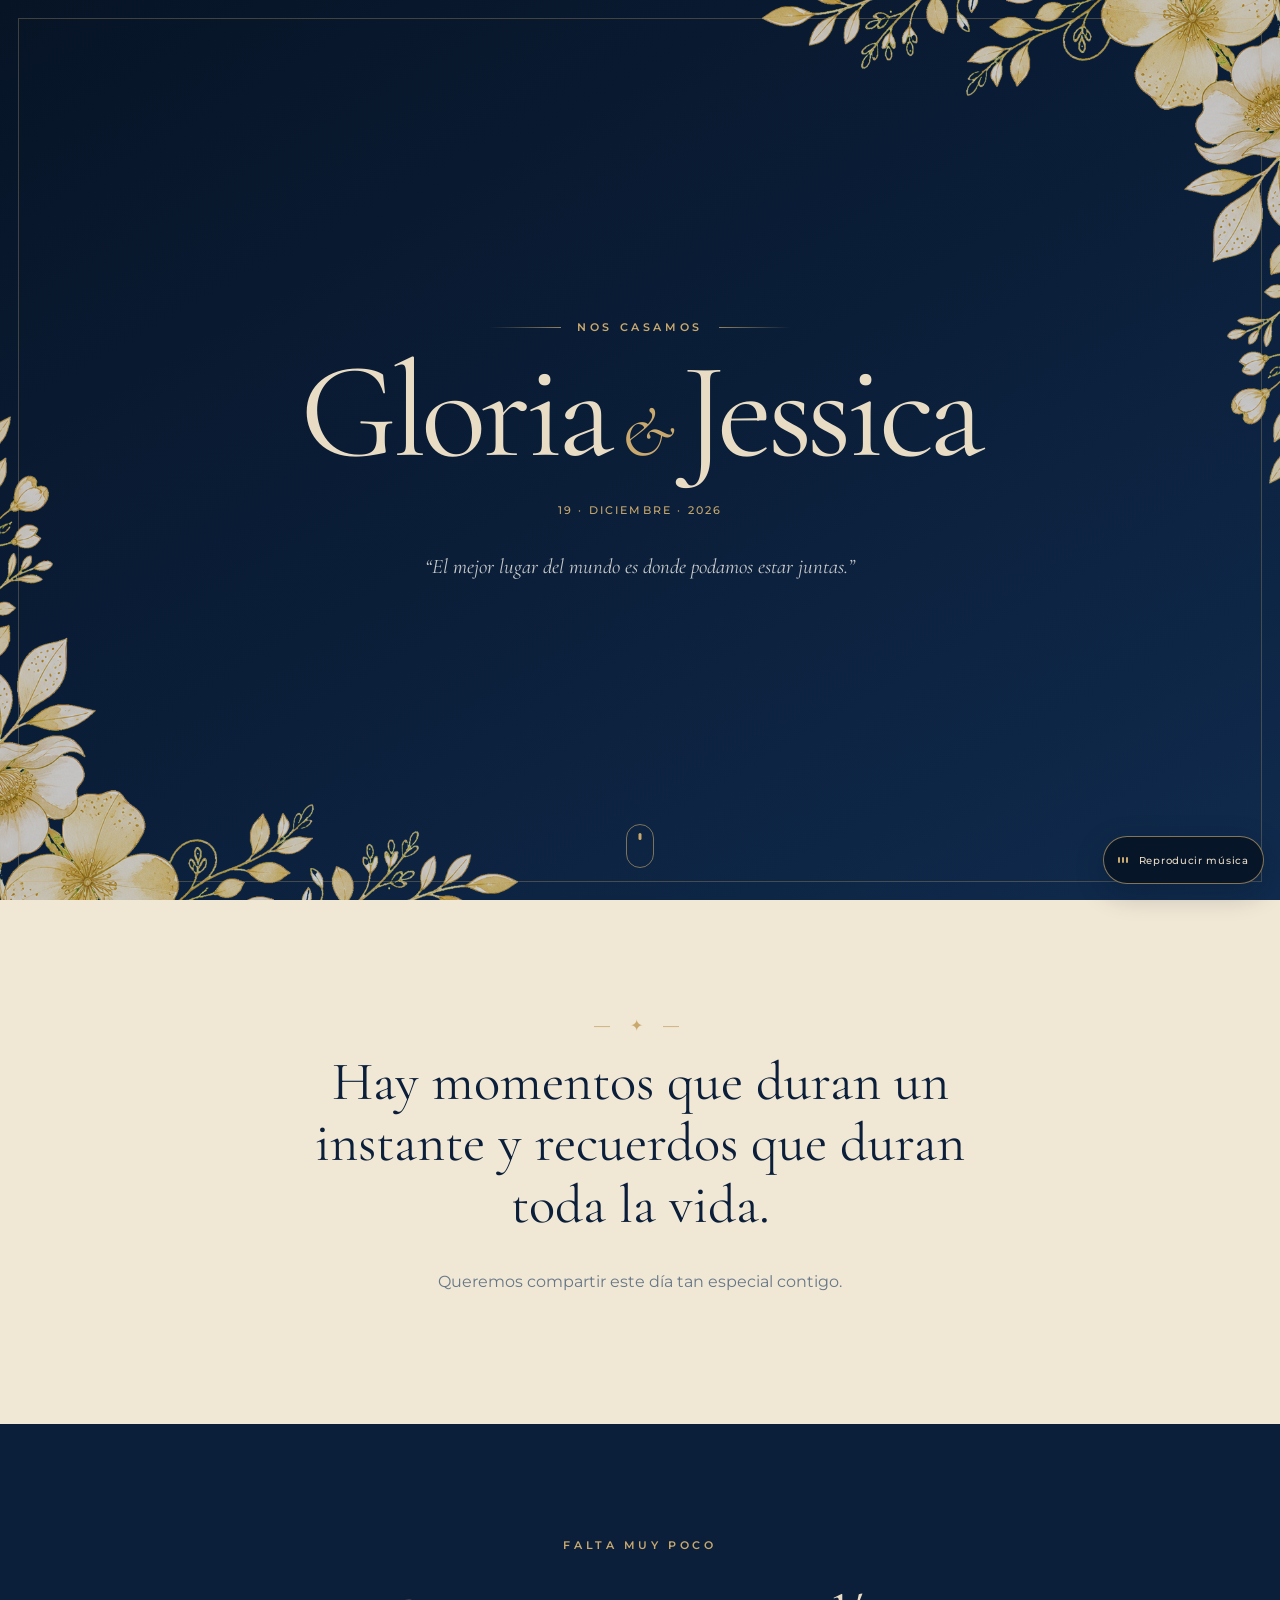
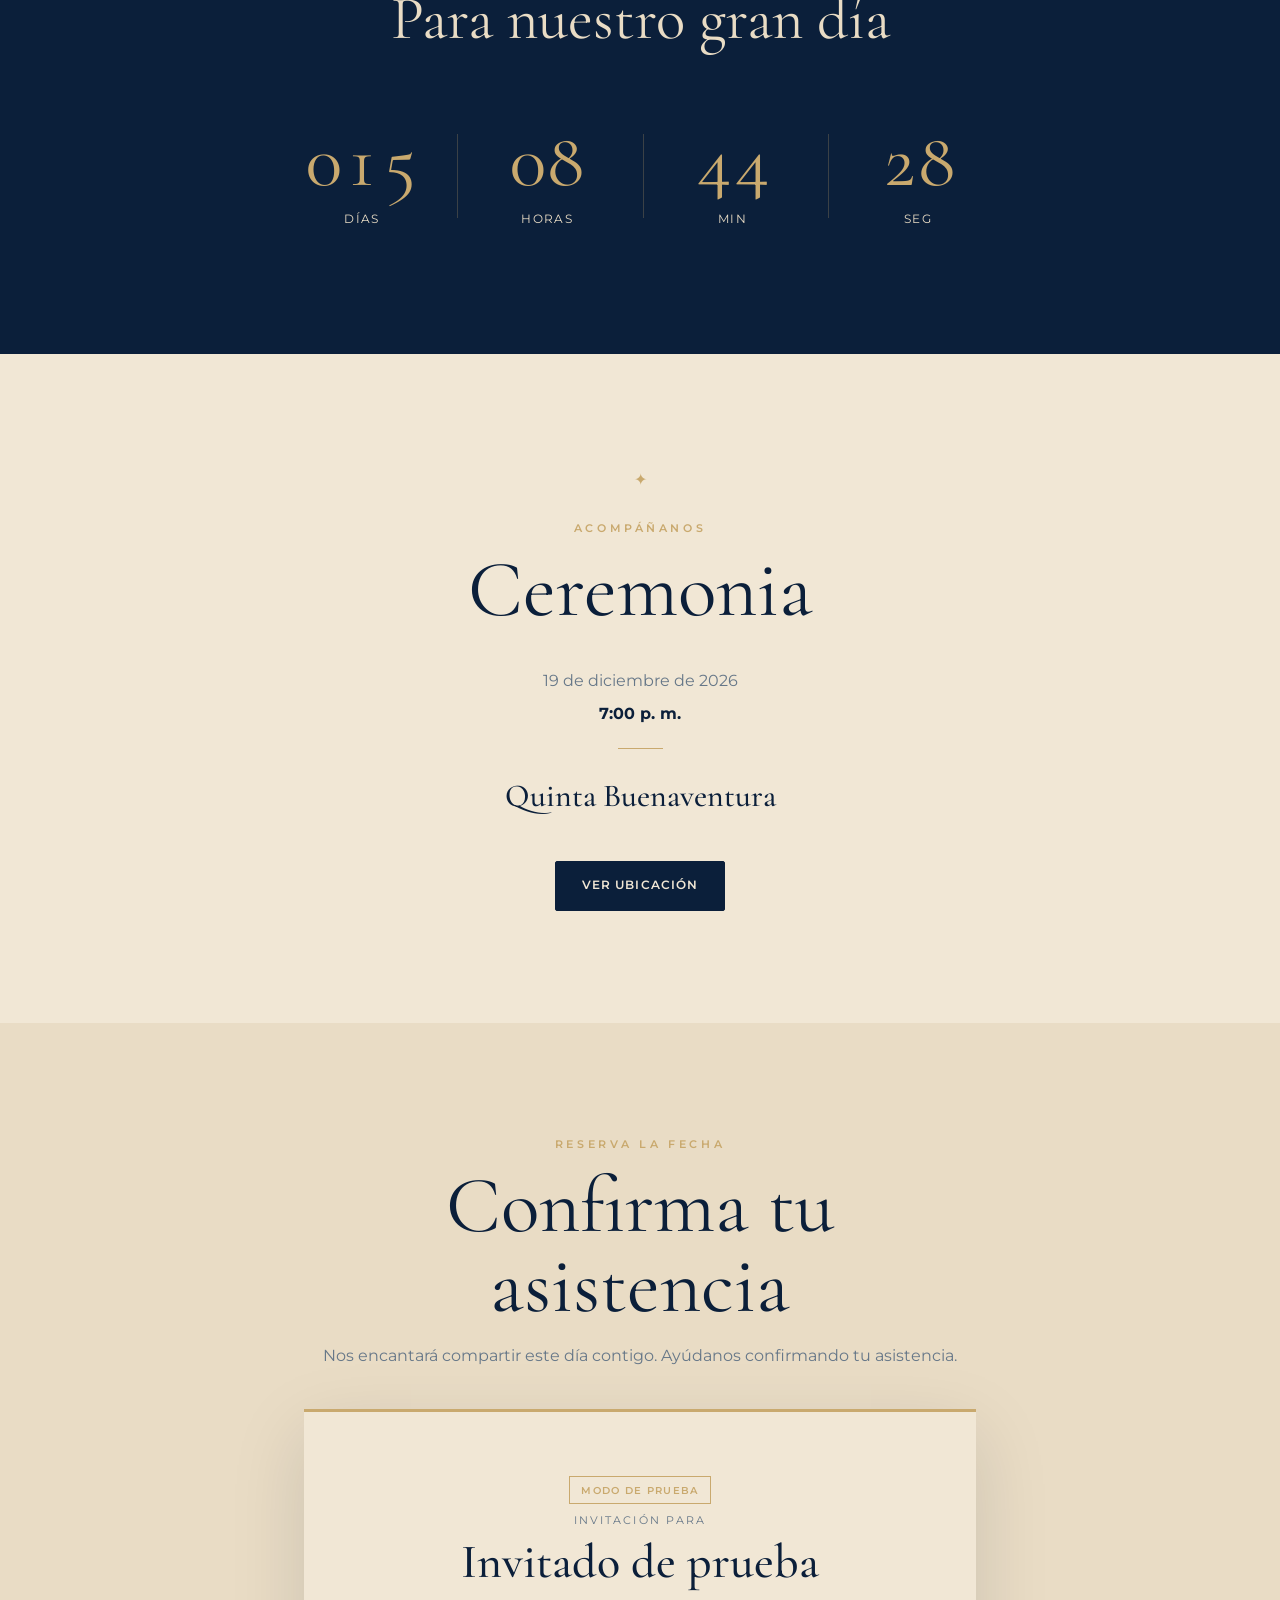
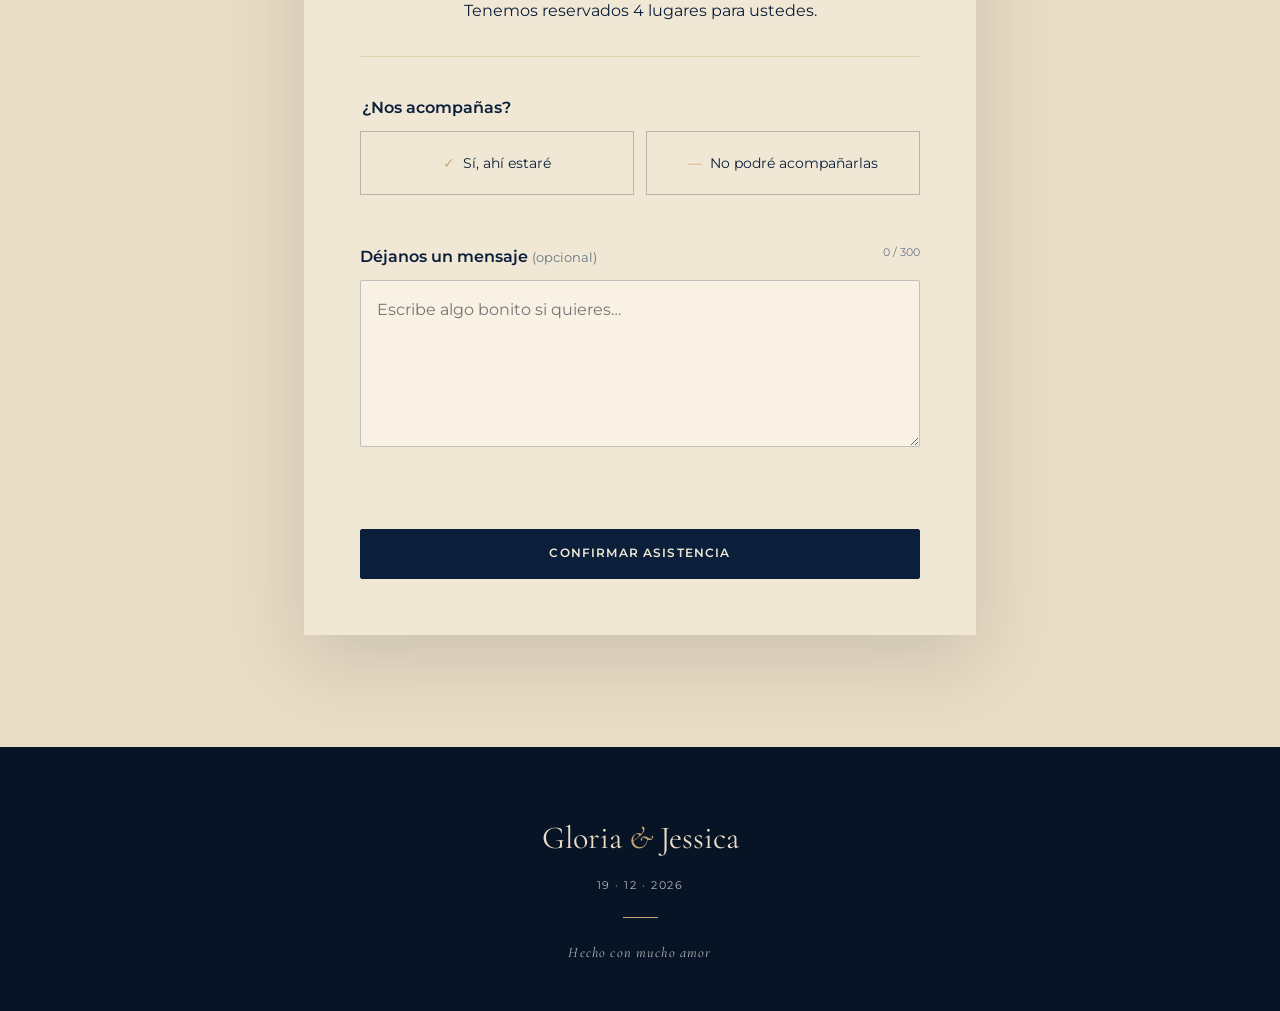
<file: index.html>
<!doctype html>
<html lang="es">
<head>
  <meta charset="utf-8">
  <meta name="viewport" content="width=device-width, initial-scale=1">
  <meta name="theme-color" content="#0B1F3A">
  <meta name="description" content="Confirmación de asistencia a la boda de Gloria y Jessica.">
  <meta property="og:title" content="Gloria &amp; Jessica | Nuestra boda">
  <meta property="og:description" content="Confirmación de asistencia a la boda de Gloria y Jessica.">
  <meta property="og:type" content="website">
  <meta property="og:image" content="assets/og-image.jpg">
  <title>Gloria &amp; Jessica | Nuestra boda</title>
  <link rel="icon" href="assets/favicon.svg" type="image/svg+xml">
  <link rel="preconnect" href="https://fonts.googleapis.com">
  <link rel="preconnect" href="https://fonts.gstatic.com" crossorigin>
  <link href="https://fonts.googleapis.com/css2?family=Cormorant+Garamond:ital,wght@0,400;0,500;0,600;1,400&amp;family=Montserrat:wght@300;400;500;600&amp;display=swap" rel="stylesheet">
  <link rel="stylesheet" href="styles.css">
</head>
<body>
  <a class="skip-link" href="#contenido">Ir al contenido</a>
  <header class="hero" aria-labelledby="hero-title">
    <div class="navy-sparkles" aria-hidden="true">
      <i></i><i></i><i></i><i></i><i></i><i></i><i></i><i></i><i></i><i></i><i></i><i></i><i></i><i></i><i></i><i></i><i></i><i></i><i></i><i></i>
    </div>
    <div class="botanical botanical-left" aria-hidden="true"></div>
    <div class="botanical botanical-right" aria-hidden="true"></div>
    <div class="hero-content">
      <p class="eyebrow hero-reveal">Nos casamos</p>
      <h1 id="hero-title" class="hero-reveal"><span>Gloria</span><b>&amp;</b><span>Jessica</span></h1>
      <p class="date hero-reveal">19 · Diciembre · 2026</p>
      <blockquote class="hero-reveal">“El mejor lugar del mundo es donde podamos estar juntas.”</blockquote>
    </div>
    <a class="scroll-cue" href="#contenido" aria-label="Continuar hacia el contenido"><span></span></a>
  </header>

  <main id="contenido">
    <section class="welcome light-section reveal" aria-labelledby="welcome-title">
      <p class="flourish" aria-hidden="true">— ✦ —</p>
      <h2 id="welcome-title">Hay momentos que duran un instante y recuerdos que duran toda la vida.</h2>
      <p>Queremos compartir este día tan especial contigo.</p>
    </section>

    <section class="countdown-section navy-section reveal" aria-labelledby="countdown-title">
      <div class="navy-sparkles" aria-hidden="true">
        <i></i><i></i><i></i><i></i><i></i><i></i><i></i><i></i><i></i><i></i><i></i><i></i><i></i><i></i><i></i><i></i><i></i><i></i><i></i><i></i>
      </div>
      <div class="navy-content">
        <p class="eyebrow">Falta muy poco</p>
        <h2 id="countdown-title">Para nuestro gran día</h2>
        <div id="countdown" class="countdown" role="timer" aria-live="off">
          <div><strong id="days">000</strong><span>Días</span></div>
          <div><strong id="hours">00</strong><span>Horas</span></div>
          <div><strong id="minutes">00</strong><span>Min</span></div>
          <div><strong id="seconds">00</strong><span>Seg</span></div>
        </div>
        <p id="wedding-day-message" class="wedding-day-message" hidden>¡Hoy es el gran día!</p>
      </div>
    </section>

    <section class="ceremony light-section reveal" aria-labelledby="ceremony-title">
      <div class="section-ornament" aria-hidden="true">✦</div>
      <p class="eyebrow">Acompáñanos</p>
      <h2 id="ceremony-title">Ceremonia</h2>
      <div class="ceremony-details">
        <p class="ceremony-date">19 de diciembre de 2026</p>
        <p><strong>7:00 p. m.</strong></p>
        <div class="separator" aria-hidden="true"></div>
        <h3>Quinta Buenaventura</h3>
      </div>
      <a id="maps-button" class="button button-primary" href="#" rel="noopener noreferrer" aria-disabled="true">Ver ubicación</a>
      <p id="maps-note" class="small-note">La ubicación estará disponible próximamente.</p>
    </section>

    <section id="rsvp" class="rsvp-section reveal" aria-labelledby="rsvp-title">
      <div class="rsvp-heading">
        <p class="eyebrow">Reserva la fecha</p>
        <h2 id="rsvp-title">Confirma tu asistencia</h2>
        <p>Nos encantará compartir este día contigo. Ayúdanos confirmando tu asistencia.</p>
      </div>

      <div class="rsvp-card">
        <div id="invitation-state"></div>

        <form id="rsvp-form" novalidate hidden>
          <div id="response-fields" hidden>
            <fieldset class="field attendance-field">
              <legend>¿Nos acompañas?</legend>
              <div class="choice-grid">
                <button class="choice-button" type="button" data-attendance="si" aria-pressed="false"><span aria-hidden="true">✓</span>Sí, ahí estaré</button>
                <button class="choice-button" type="button" data-attendance="no" aria-pressed="false"><span aria-hidden="true">—</span>No podré acompañarlas</button>
              </div>
              <p class="field-error" id="attendance-error"></p>
            </fieldset>

            <div id="people-field" class="field people-field" hidden>
              <label>¿Cuántas personas asistirán?</label>
              <p id="seats-hint" class="field-hint"></p>
              <div class="stepper" role="group" aria-label="Número de personas">
                <button id="decrease-people" type="button" aria-label="Disminuir personas">−</button>
                <output id="people-count" aria-live="polite">1</output>
                <button id="increase-people" type="button" aria-label="Aumentar personas">+</button>
              </div>
              <p class="field-error" id="people-error"></p>
            </div>

            <div class="field">
              <div class="label-row"><label for="message">Déjanos un mensaje <span>(opcional)</span></label><span id="message-count">0 / 300</span></div>
              <textarea id="message" name="message" rows="5" maxlength="300" placeholder="Escribe algo bonito si quieres…"></textarea>
              <p class="field-error" id="message-error"></p>
            </div>
            <p id="submit-error" class="submit-error" role="alert"></p>
            <button id="submit-button" class="button button-primary button-full" type="submit">Confirmar asistencia</button>
          </div>
        </form>

        <div id="success-state" class="success-state" hidden aria-live="polite">
          <div class="sparkles" aria-hidden="true"><i></i><i></i><i></i><i></i><i></i></div>
          <p class="flourish" aria-hidden="true">✦</p>
          <h3 id="success-title"></h3>
          <p id="success-message"></p>
          <p id="success-detail" class="success-detail"></p>
        </div>

        <div id="saved-state" class="saved-state" hidden>
          <p class="flourish" aria-hidden="true">✦</p>
          <h3>Ya registramos tu respuesta.</h3>
          <dl><div><dt>Asistencia</dt><dd id="saved-attendance"></dd></div><div id="saved-people-row"><dt>Personas</dt><dd id="saved-people"></dd></div></dl>
          <button id="modify-response" class="button button-secondary" type="button">Modificar mi respuesta</button>
        </div>
      </div>
    </section>
  </main>

  <footer>
    <div class="navy-sparkles" aria-hidden="true">
      <i></i><i></i><i></i><i></i><i></i><i></i><i></i><i></i><i></i><i></i><i></i><i></i><i></i><i></i><i></i><i></i><i></i><i></i><i></i><i></i>
    </div>
    <div class="navy-content">
      <p class="footer-names">Gloria <span>&amp;</span> Jessica</p>
      <p>19 · 12 · 2026</p>
      <div class="footer-line" aria-hidden="true"></div>
      <p class="footer-love">Hecho con mucho amor</p>
      <!-- <p class="footer-copyright">© 2026 Gloria Dzul Villegas</p> -->
    </div>
  </footer>
  <button id="music-toggle" class="music-toggle" type="button" aria-pressed="false" aria-label="Reproducir música de fondo">
    <span class="music-icon" aria-hidden="true"><i></i><i></i><i></i></span>
    <span id="music-label">Reproducir música</span>
  </button>
  <div id="music-player" class="music-player" aria-hidden="true"></div>
  <script src="script.js"></script>
</body>
</html>
</file>
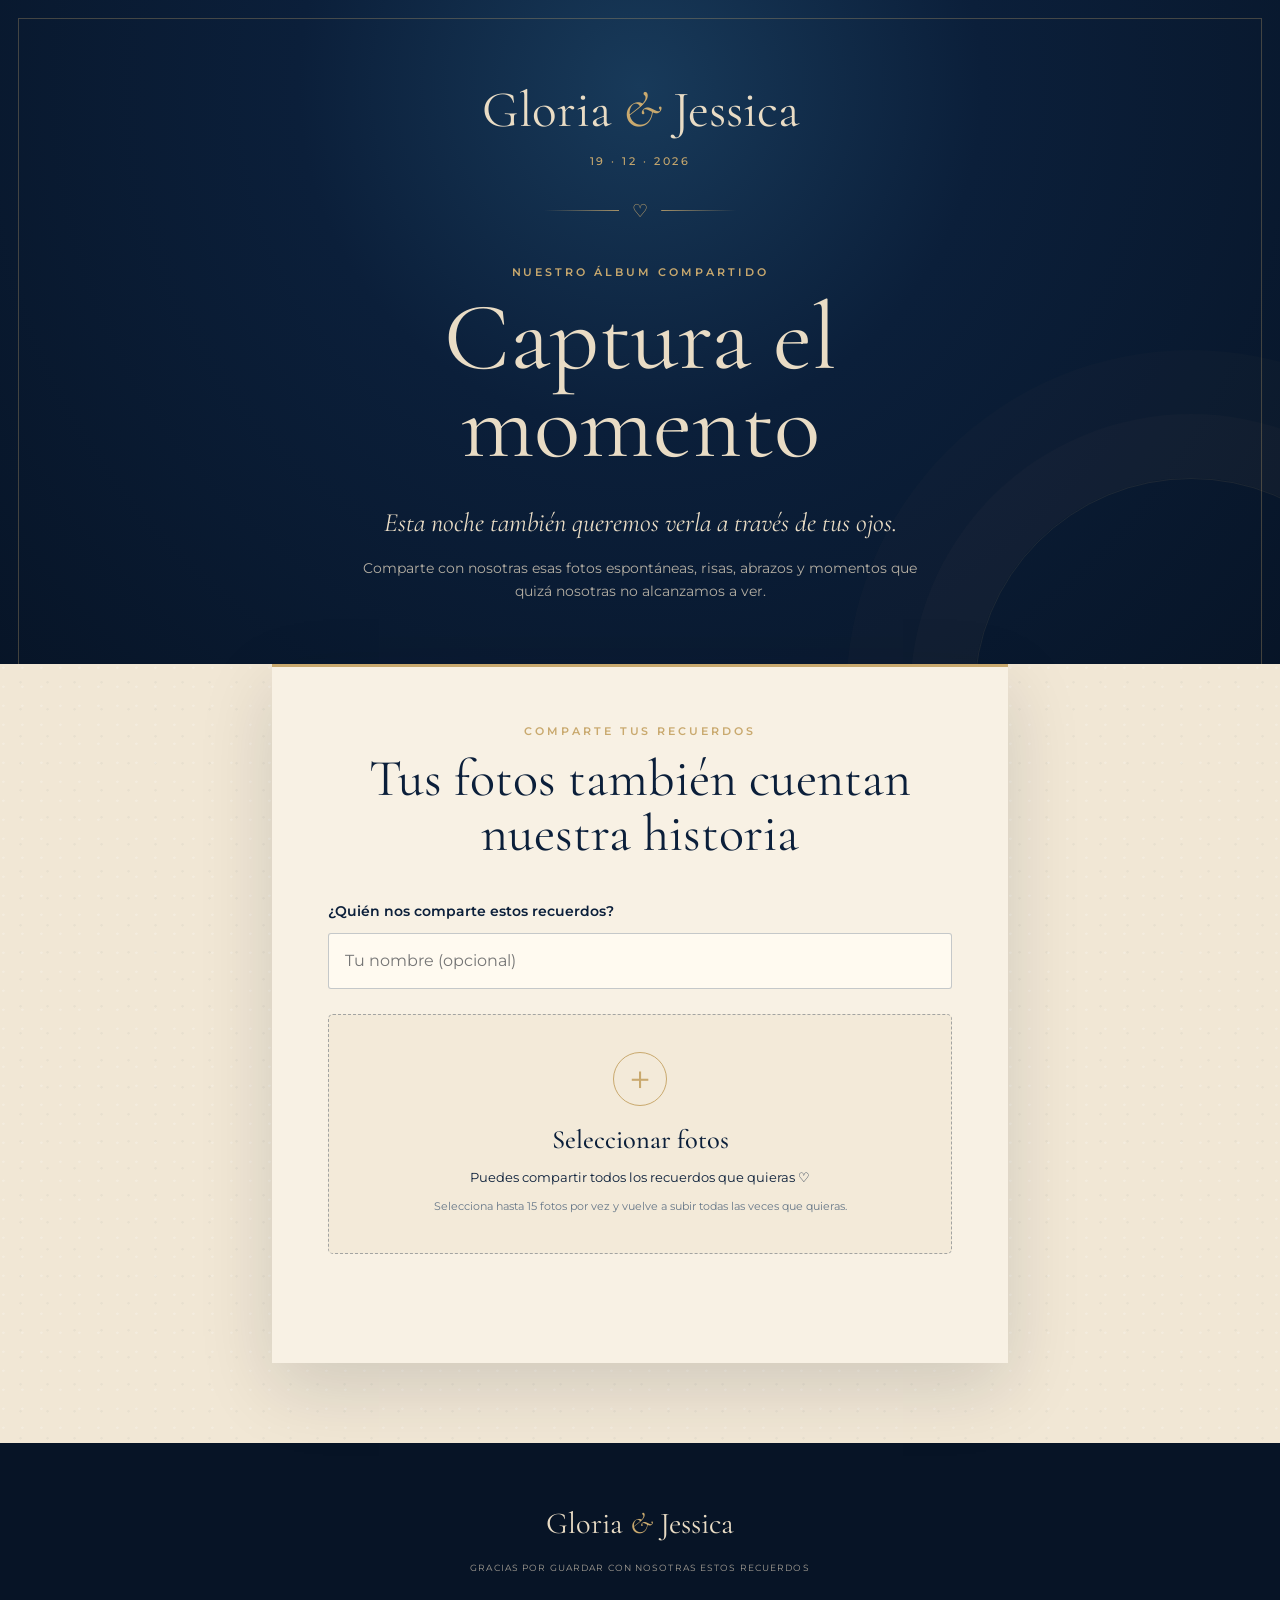
<file: fotos/index.html>
<!doctype html>
<html lang="es">
<head>
  <meta charset="utf-8">
  <meta name="viewport" content="width=device-width, initial-scale=1">
  <meta name="theme-color" content="#0B1F3A">
  <meta name="description" content="Comparte tus fotos de la boda de Gloria y Jessica.">
  <title>Comparte tus fotos | Gloria &amp; Jessica</title>
  <link rel="icon" href="../assets/favicon.svg" type="image/svg+xml">
  <link rel="preconnect" href="https://fonts.googleapis.com">
  <link rel="preconnect" href="https://fonts.gstatic.com" crossorigin>
  <link href="https://fonts.googleapis.com/css2?family=Cormorant+Garamond:ital,wght@0,400;0,500;0,600;1,400&amp;family=Montserrat:wght@300;400;500;600&amp;display=swap" rel="stylesheet">
  <link rel="stylesheet" href="styles.css">
</head>
<body>
  <main>
    <header class="photo-hero">
      <div class="stars" aria-hidden="true"><i></i><i></i><i></i><i></i><i></i><i></i><i></i><i></i><i></i><i></i><i></i><i></i><i></i><i></i></div>
      <div class="hero-content">
        <p class="names">Gloria <span>&amp;</span> Jessica</p>
        <p class="date">19 · 12 · 2026</p>
        <div class="ornament" aria-hidden="true"><span></span><b>♡</b><span></span></div>
        <p class="eyebrow">Nuestro álbum compartido</p>
        <h1>Captura el momento</h1>
        <p class="hero-lead">Esta noche también queremos verla a través de tus ojos.</p>
        <p>Comparte con nosotras esas fotos espontáneas, risas, abrazos y momentos que quizá nosotras no alcanzamos a ver.</p>
      </div>
    </header>

    <section class="upload-section" aria-labelledby="upload-title">
      <div id="upload-card" class="upload-card">
        <div id="selection-view">
          <p class="eyebrow">Comparte tus recuerdos</p>
          <h2 id="upload-title">Tus fotos también cuentan nuestra historia</h2>

          <div class="field">
            <label for="guest-name">¿Quién nos comparte estos recuerdos?</label>
            <input id="guest-name" type="text" maxlength="80" autocomplete="name" placeholder="Tu nombre (opcional)">
          </div>

          <label id="picker" class="photo-picker" for="photo-input">
            <input id="photo-input" type="file" accept="image/jpeg,image/png,image/webp,.jpg,.jpeg,.png,.webp" multiple>
            <span class="picker-icon" aria-hidden="true">＋</span>
            <strong>Seleccionar fotos</strong>
            <span>Puedes compartir todos los recuerdos que quieras ♡</span>
            <small>Selecciona hasta 15 fotos por vez y vuelve a subir todas las veces que quieras.</small>
          </label>

          <div id="selection-message" class="message" role="status" aria-live="polite"></div>

          <div id="preview-section" hidden>
            <div class="preview-heading">
              <h3 id="selected-count">0 fotos seleccionadas</h3>
              <button id="clear-all" class="text-button" type="button">Quitar todas</button>
            </div>
            <div id="preview-grid" class="preview-grid"></div>
            <button id="upload-button" class="button button-primary" type="button" disabled>Subir nuestros recuerdos</button>
          </div>
        </div>

        <div id="progress-view" class="state-view" hidden aria-live="polite">
          <div class="heart-mark" aria-hidden="true">♡</div>
          <h2>Guardando recuerdos... ♡</h2>
          <p id="progress-file">Preparando tus fotografías</p>
          <div class="progress-track" role="progressbar" aria-label="Progreso de carga" aria-valuemin="0" aria-valuemax="100" aria-valuenow="0">
            <span id="progress-bar"></span>
          </div>
          <strong id="progress-count">0 de 0</strong>
        </div>

        <div id="result-view" class="state-view" hidden aria-live="polite">
          <div class="heart-mark" aria-hidden="true">♡</div>
          <h2 id="result-title"></h2>
          <p id="result-message"></p>
          <p id="result-signature" class="signature"></p>
          <div id="result-summary" class="result-summary"></div>
          <div id="failed-list" class="failed-list"></div>
          <div class="result-actions">
            <button id="retry-button" class="button button-primary" type="button" hidden></button>
            <button id="more-button" class="button button-secondary" type="button">Subir más fotos</button>
          </div>
        </div>
      </div>
    </section>
  </main>

  <footer><p>Gloria <span>&amp;</span> Jessica</p><small>Gracias por guardar con nosotras estos recuerdos</small></footer>
  <script src="script.js"></script>
</body>
</html>
</file>
<file: styles.css>
:root {
  --navy: #0B1F3A;
  --navy-dark: #071426;
  --navy-light: #183A5A;
  --champagne: #C9A96E;
  --ivory: #E9DCC5;
  --warm-white: #F1E7D5;
  --blue-gray: #667788;
  --danger: #9b3f3f;
  --serif: "Cormorant Garamond", Georgia, serif;
  --sans: "Montserrat", Arial, sans-serif;
  --shadow: 0 24px 70px rgba(7, 20, 38, .13);
}

* { box-sizing: border-box; }
html { scroll-behavior: smooth; }
body { margin: 0; min-width: 320px; color: var(--navy); background: var(--warm-white); font-family: var(--sans); font-size: 16px; line-height: 1.7; overflow-x: hidden; }
button, input, textarea { font: inherit; }
button, a { -webkit-tap-highlight-color: transparent; }
[hidden] { display: none !important; }
.skip-link { position: fixed; z-index: 100; top: .75rem; left: .75rem; padding: .7rem 1rem; color: var(--navy); background: var(--warm-white); transform: translateY(-180%); }
.skip-link:focus { transform: none; }
:focus-visible { outline: 3px solid var(--champagne); outline-offset: 4px; }

.hero { position: relative; min-height: 100svh; display: grid; place-items: center; padding: 5rem 1.5rem; overflow: hidden; color: var(--ivory); text-align: center; background: linear-gradient(150deg, var(--navy-dark), var(--navy) 55%, #102B4E); }
.hero::before { content: ""; position: absolute; z-index: 4; inset: 18px; border: 1px solid rgba(201,169,110,.3); pointer-events: none; }
.hero-content { position: relative; z-index: 3; max-width: 46rem; }
.eyebrow { margin: 0 0 .75rem; color: var(--champagne); font-size: .7rem; font-weight: 600; letter-spacing: .32em; text-transform: uppercase; }
.hero .eyebrow { display: flex; align-items: center; justify-content: center; gap: 1rem; }
.hero .eyebrow::before, .hero .eyebrow::after { content: ""; width: clamp(2rem, 10vw, 4.5rem); height: 1px; background: linear-gradient(90deg, transparent, rgba(201,169,110,.72)); }
.hero .eyebrow::after { transform: scaleX(-1); }
.hero h1 { margin: 1.65rem 0 0; font-family: var(--serif); font-size: clamp(4.2rem, 19vw, 8.5rem); font-weight: 400; line-height: .72; letter-spacing: -.04em; }
.hero h1 span { display: block; }
.hero h1 b { display: block; margin: .25em 0 .2em; color: var(--champagne); font-size: .52em; font-weight: 400; font-style: italic; line-height: .5; }
.date { margin: 2.5rem 0 0; color: var(--champagne); font-size: .68rem; font-weight: 500; letter-spacing: .2em; text-transform: uppercase; }
.hero blockquote { max-width: 28rem; margin: 2rem auto 0; color: rgba(248,245,239,.8); font-family: var(--serif); font-size: 1.3rem; font-style: italic; line-height: 1.45; }
.scroll-cue { position: absolute; z-index: 2; bottom: 2rem; left: 50%; width: 28px; height: 44px; border: 1px solid rgba(201,169,110,.6); border-radius: 20px; transform: translateX(-50%); }
.scroll-cue span { position: absolute; top: 8px; left: 50%; width: 3px; height: 7px; border-radius: 3px; background: var(--champagne); transform: translateX(-50%); animation: scroll 2s infinite; }
.botanical { position: absolute; z-index: 2; width: clamp(22rem, 72vw, 38rem); aspect-ratio: 1; background: url("assets/floral-corner-champagne.png?v=2") center / contain no-repeat; opacity: .88; pointer-events: none; }
.botanical-right { top: -2.5rem; right: -3rem; }
.botanical-left { bottom: -2.5rem; left: -3rem; transform: rotate(180deg); }

section { padding: 5.5rem 1.5rem; }
.light-section { text-align: center; background: var(--warm-white); }
.welcome { min-height: 28rem; display: grid; place-content: center; }
.welcome h2 { max-width: 41rem; margin: .8rem auto 1rem; font-family: var(--serif); font-size: clamp(2rem, 8vw, 3.4rem); font-weight: 400; line-height: 1.13; }
.welcome > p:last-child { color: var(--blue-gray); }
.flourish { margin: 0; color: var(--champagne); letter-spacing: .5em; }
.navy-section { position: relative; isolation: isolate; overflow: hidden; color: var(--ivory); text-align: center; background: var(--navy); }
.navy-content { position: relative; z-index: 2; }
.navy-sparkles { position: absolute; z-index: 0; inset: 0; overflow: hidden; pointer-events: none; }
.navy-sparkles i { position: absolute; bottom: -2rem; width: 4px; height: 4px; border-radius: 50%; background: rgba(248,245,239,.55); box-shadow: 0 0 9px rgba(201,169,110,.35); animation: float-star 13s linear infinite, star-glow 3.2s ease-in-out infinite alternate; }
.navy-sparkles i:nth-child(3n) { width: 7px; height: 7px; border: 1px solid rgba(201,169,110,.65); background: transparent; box-shadow: 0 0 12px rgba(201,169,110,.22); }
.navy-sparkles i:nth-child(4n) { width: 9px; height: 9px; border-radius: 0; background: rgba(201,169,110,.52); clip-path: polygon(50% 0, 59% 39%, 100% 50%, 59% 61%, 50% 100%, 41% 61%, 0 50%, 41% 39%); }
.navy-sparkles i:nth-child(1) { left: 7%; animation-duration: 15s; animation-delay: -3s; }.navy-sparkles i:nth-child(2) { left: 16%; animation-duration: 19s; animation-delay: -12s; }.navy-sparkles i:nth-child(3) { left: 27%; animation-duration: 17s; animation-delay: -7s; }.navy-sparkles i:nth-child(4) { left: 36%; animation-duration: 21s; animation-delay: -15s; }.navy-sparkles i:nth-child(5) { left: 45%; animation-duration: 14s; animation-delay: -9s; }.navy-sparkles i:nth-child(6) { left: 55%; animation-duration: 20s; animation-delay: -4s; }.navy-sparkles i:nth-child(7) { left: 64%; animation-duration: 16s; animation-delay: -13s; }.navy-sparkles i:nth-child(8) { left: 72%; animation-duration: 23s; animation-delay: -8s; }.navy-sparkles i:nth-child(9) { left: 81%; animation-duration: 18s; animation-delay: -16s; }.navy-sparkles i:nth-child(10) { left: 91%; animation-duration: 15s; animation-delay: -6s; }.navy-sparkles i:nth-child(11) { left: 31%; animation-duration: 24s; animation-delay: -20s; }.navy-sparkles i:nth-child(12) { left: 69%; animation-duration: 22s; animation-delay: -18s; }
.navy-sparkles i:nth-child(13) { left: 3%; animation-duration: 22s; animation-delay: -17s; }.navy-sparkles i:nth-child(14) { left: 12%; animation-duration: 16s; animation-delay: -10s; }.navy-sparkles i:nth-child(15) { left: 22%; animation-duration: 25s; animation-delay: -5s; }.navy-sparkles i:nth-child(16) { left: 41%; animation-duration: 18s; animation-delay: -14s; }.navy-sparkles i:nth-child(17) { left: 59%; animation-duration: 23s; animation-delay: -2s; }.navy-sparkles i:nth-child(18) { left: 76%; animation-duration: 17s; animation-delay: -11s; }.navy-sparkles i:nth-child(19) { left: 87%; animation-duration: 21s; animation-delay: -19s; }.navy-sparkles i:nth-child(20) { left: 97%; animation-duration: 26s; animation-delay: -8s; }
.countdown-section h2 { margin: 0 0 2.5rem; font-family: var(--serif); font-size: clamp(2.2rem, 9vw, 3.8rem); font-weight: 400; }
.countdown { display: grid; grid-template-columns: repeat(4, 1fr); gap: .35rem; max-width: 46rem; margin: auto; }
.countdown div { position: relative; padding: .8rem .1rem; }
.countdown div + div::before { content: ""; position: absolute; top: 18%; bottom: 18%; left: 0; width: 1px; background: rgba(201,169,110,.25); }
.countdown strong { display: block; color: var(--champagne); font-family: var(--serif); font-size: clamp(2rem, 10vw, 4.8rem); font-weight: 400; line-height: 1; font-variant-numeric: tabular-nums; }
.countdown span { display: block; margin-top: .65rem; font-size: clamp(.55rem, 2.6vw, .72rem); letter-spacing: .12em; text-transform: uppercase; }
.wedding-day-message { color: var(--champagne); font-family: var(--serif); font-size: 2.5rem; }
.ceremony { position: relative; overflow: hidden; }
.ceremony h2, .rsvp-heading h2 { margin: 0; font-family: var(--serif); font-size: clamp(3rem, 13vw, 5rem); font-weight: 400; line-height: 1; }
.section-ornament { margin-bottom: 1.6rem; color: var(--champagne); }
.ceremony-details { margin: 2.3rem auto; }
.ceremony-details p { margin: .35rem 0; }.ceremony-date { color: var(--blue-gray); }.ceremony-details h3 { margin: .7rem 0 0; font-family: var(--serif); font-size: 2rem; font-weight: 500; }
.separator { width: 45px; height: 1px; margin: 1.3rem auto; background: var(--champagne); }
.button { display: inline-flex; min-height: 50px; align-items: center; justify-content: center; padding: .85rem 1.6rem; border: 1px solid transparent; border-radius: 2px; cursor: pointer; font-size: .72rem; font-weight: 600; letter-spacing: .1em; text-decoration: none; text-transform: uppercase; transition: transform .2s, background .2s, color .2s, opacity .2s; }
.button:hover { transform: translateY(-2px); }.button:active { transform: translateY(0); }.button:disabled { cursor: wait; opacity: .65; }
.button-primary { color: var(--warm-white); border-color: var(--navy); background: var(--navy); }.button-primary:hover { border-color: var(--navy-light); background: var(--navy-light); }
.button-secondary { color: var(--navy); border-color: rgba(11,31,58,.3); background: transparent; }
.button-full { width: 100%; }
.small-note { color: var(--blue-gray); font-size: .72rem; }

.rsvp-section { background: var(--ivory); }
.rsvp-heading { max-width: 42rem; margin: 0 auto 2.5rem; text-align: center; }.rsvp-heading > p:last-child { color: var(--blue-gray); }
.rsvp-card { max-width: 42rem; margin: auto; padding: clamp(1.4rem, 5vw, 3.2rem); border-top: 3px solid var(--champagne); background: var(--warm-white); box-shadow: var(--shadow); }
.invitation-card { margin-bottom: 2.3rem; padding-bottom: 2rem; border-bottom: 1px solid rgba(201,169,110,.4); text-align: center; }
.invitation-card .overline { color: var(--blue-gray); font-size: .66rem; letter-spacing: .2em; text-transform: uppercase; }.invitation-card h3 { margin: .35rem 0; font-family: var(--serif); font-size: clamp(2rem, 9vw, 3rem); font-weight: 500; line-height: 1.1; }.invitation-card p { margin: .5rem 0 0; }
.access-message { padding: 2rem .5rem; text-align: center; }.access-message h3 { font-family: var(--serif); font-size: 2rem; font-weight: 500; line-height: 1.1; }.access-message p { color: var(--blue-gray); }
.invitation-loader { width: 34px; height: 34px; margin: 0 auto 1.3rem; border: 2px solid rgba(201,169,110,.25); border-top-color: var(--champagne); border-radius: 50%; animation: loader-spin .9s linear infinite; }
.access-message .button { margin-top: 1rem; }
.test-fields { padding-bottom: .5rem; }.test-badge { display: inline-block; margin: 0 0 1.4rem; padding: .3rem .7rem; color: var(--champagne); border: 1px solid var(--champagne); font-size: .62rem; font-weight: 600; letter-spacing: .13em; text-transform: uppercase; }
.field { margin: 0 0 1.7rem; }.field label, fieldset legend { display: block; margin-bottom: .65rem; font-weight: 600; }.field label span { color: var(--blue-gray); font-size: .8rem; font-weight: 400; }
input, textarea { width: 100%; padding: .9rem 1rem; color: var(--navy); border: 1px solid rgba(102,119,136,.4); border-radius: 2px; background: #F8F1E4; transition: border .2s, box-shadow .2s; }
textarea { resize: vertical; min-height: 8rem; } input:focus, textarea:focus { border-color: var(--champagne); box-shadow: 0 0 0 3px rgba(201,169,110,.15); outline: none; }
fieldset { padding: 0; border: 0; }.choice-grid { display: grid; gap: .75rem; }.choice-button { min-height: 64px; padding: .8rem; color: var(--navy); border: 1px solid rgba(11,31,58,.25); background: transparent; cursor: pointer; font-size: .85rem; transition: all .2s; }.choice-button span { margin-right: .5rem; color: var(--champagne); }.choice-button:hover { border-color: var(--champagne); }.choice-button.selected { color: var(--warm-white); border-color: var(--champagne); background: var(--navy); }
.field-hint { margin: -.4rem 0 1rem; color: var(--blue-gray); font-size: .8rem; }.stepper { display: inline-grid; grid-template-columns: 52px 70px 52px; overflow: hidden; border: 1px solid rgba(11,31,58,.25); }.stepper button { min-height: 52px; color: var(--navy); border: 0; background: var(--ivory); cursor: pointer; font-size: 1.5rem; }.stepper button:disabled { color: #aab1b8; cursor: not-allowed; }.stepper output { display: grid; place-items: center; font-size: 1.1rem; font-weight: 600; }
.label-row { display: flex; justify-content: space-between; gap: 1rem; }.label-row > span { color: var(--blue-gray); font-size: .7rem; white-space: nowrap; }
.field-error, .submit-error { min-height: 1.2em; margin: .35rem 0 0; color: var(--danger); font-size: .76rem; }.submit-error { margin-bottom: .75rem; text-align: center; }
.success-state, .saved-state { position: relative; padding: 2rem 0; text-align: center; }.success-state h3, .saved-state h3 { margin: .6rem 0; font-family: var(--serif); font-size: clamp(2rem, 9vw, 3rem); font-weight: 500; line-height: 1.1; }.success-state > p, .saved-state > p { color: var(--blue-gray); }.success-detail { color: var(--navy) !important; font-weight: 600; }.saved-state dl { max-width: 20rem; margin: 1.5rem auto; }.saved-state dl div { display: flex; justify-content: space-between; padding: .5rem 0; border-bottom: 1px solid rgba(201,169,110,.35); }.saved-state dd { margin: 0; font-weight: 600; }
.sparkles i { position: absolute; width: 5px; height: 5px; border-radius: 50%; background: var(--champagne); animation: sparkle 1.8s ease-out both; }.sparkles i:nth-child(1){left:15%;top:25%}.sparkles i:nth-child(2){left:28%;top:5%;animation-delay:.2s}.sparkles i:nth-child(3){right:20%;top:15%;animation-delay:.35s}.sparkles i:nth-child(4){right:10%;top:42%;animation-delay:.1s}.sparkles i:nth-child(5){left:8%;top:55%;animation-delay:.4s}
footer { position: relative; isolation: isolate; overflow: hidden; padding: 4rem 1.5rem 2rem; color: rgba(248,245,239,.72); background: var(--navy-dark); text-align: center; font-size: .68rem; letter-spacing: .14em; text-transform: uppercase; }.footer-names { margin: 0; color: var(--ivory); font-family: var(--serif); font-size: 2rem; letter-spacing: 0; text-transform: none; }.footer-names span { color: var(--champagne); font-style: italic; }.footer-line { width: 35px; height: 1px; margin: 1.4rem auto; background: var(--champagne); }.footer-love { font-family: var(--serif); font-size: .9rem; font-style: italic; letter-spacing: .08em; text-transform: none; }.footer-copyright { margin: 2.5rem 0 0; padding-top: 1.2rem; border-top: 1px solid rgba(201,169,110,.14); color: rgba(248,245,239,.42); font-size: .58rem; letter-spacing: .12em; text-transform: none; }
.music-toggle { position: fixed; z-index: 20; right: 1rem; bottom: 1rem; display: flex; min-width: 48px; min-height: 48px; align-items: center; justify-content: center; gap: .65rem; padding: .65rem .9rem; color: var(--ivory); border: 1px solid rgba(201,169,110,.65); border-radius: 999px; background: rgba(7,20,38,.92); box-shadow: 0 8px 28px rgba(7,20,38,.3); cursor: pointer; font-size: .62rem; font-weight: 500; letter-spacing: .07em; backdrop-filter: blur(8px); transition: gap .3s ease, padding .3s ease, transform .2s, background .2s; }
.music-toggle:hover { background: var(--navy-light); transform: translateY(-2px); }.music-toggle:active { transform: none; }
.music-toggle #music-label { max-width: 9rem; overflow: hidden; opacity: 1; white-space: nowrap; transition: max-width .3s ease, opacity .2s ease; }
.music-toggle.playing { gap: 0; padding-right: 1rem; padding-left: 1rem; }
.music-toggle.playing #music-label { max-width: 0; opacity: 0; }
.music-icon { display: flex; height: 16px; align-items: center; gap: 2px; }
.music-icon i { display: block; width: 2px; height: 6px; border-radius: 2px; background: var(--champagne); transform-origin: center; }
.music-toggle.playing .music-icon i { animation: music-wave .8s ease-in-out infinite alternate; }.music-toggle.playing .music-icon i:nth-child(2) { animation-delay: -.45s; }.music-toggle.playing .music-icon i:nth-child(3) { animation-delay: -.2s; }
.music-player { position: fixed; width: 1px; height: 1px; overflow: hidden; clip-path: inset(50%); }

.reveal { opacity: 0; transform: translateY(24px); transition: opacity .8s ease, transform .8s ease; }.reveal.visible { opacity: 1; transform: none; }
.hero-reveal { opacity: 0; animation: appear .9s ease forwards; }.hero-reveal:nth-child(2){animation-delay:.15s}.hero-reveal:nth-child(3){animation-delay:.3s}.hero-reveal:nth-child(4){animation-delay:.5s}.hero-reveal:nth-child(5){animation-delay:.7s}
@keyframes appear { to { opacity: 1; transform: none; } } @keyframes scroll { 0%{opacity:0;transform:translate(-50%,0)}40%{opacity:1}100%{opacity:0;transform:translate(-50%,16px)} } @keyframes sparkle { 0%{opacity:0;transform:scale(0)}45%{opacity:1;transform:scale(1.8)}100%{opacity:0;transform:translateY(-18px) scale(.4)} }
@keyframes float-star { 0% { opacity: 0; transform: translate3d(0, 2rem, 0) scale(.55); } 12% { opacity: .55; } 55% { transform: translate3d(14px, -52vh, 0) scale(1); } 88% { opacity: .38; } 100% { opacity: 0; transform: translate3d(-9px, -108vh, 0) scale(.7); } }
@keyframes star-glow { from { filter: brightness(.75); } to { filter: brightness(1.45); } }
@keyframes loader-spin { to { transform: rotate(360deg); } }
@keyframes music-wave { from { height: 5px; } to { height: 16px; } }
@media (min-width: 620px) { section { padding: 7rem 2rem; }.hero h1 span { display: inline; }.hero h1 b { display: inline-block; margin: 0 .18em; }.choice-grid { grid-template-columns: 1fr 1fr; }.rsvp-card { padding: 3.5rem; }.botanical-left { left: -3rem; }.botanical-right { right: -3rem; } }
@media (min-width: 1000px) { .botanical { width: 38rem; opacity: .78; }.botanical-left { bottom: -5rem; left: -5rem; }.botanical-right { top: -5rem; right: -5rem; } }
@media (prefers-reduced-motion: reduce) { html { scroll-behavior: auto; } *, *::before, *::after { animation-duration: .01ms !important; animation-iteration-count: 1 !important; transition-duration: .01ms !important; }.reveal, .hero-reveal { opacity: 1; transform: none; } }
</file>
<file: fotos/styles.css>
:root {
  --navy: #0B1F3A;
  --navy-dark: #071426;
  --navy-light: #183A5A;
  --champagne: #C9A96E;
  --ivory: #E9DCC5;
  --cream: #F1E7D5;
  --paper: #F8F1E4;
  --muted: #667788;
  --danger: #934747;
  --serif: "Cormorant Garamond", Georgia, serif;
  --sans: "Montserrat", Arial, sans-serif;
  --shadow: 0 24px 70px rgba(7,20,38,.14);
}

* { box-sizing: border-box; }
html { scroll-behavior: smooth; }
body { margin: 0; min-width: 320px; color: var(--navy); background: var(--cream); font-family: var(--sans); line-height: 1.65; }
button, input { font: inherit; }
button, label { -webkit-tap-highlight-color: transparent; }
[hidden] { display: none !important; }
:focus-visible { outline: 3px solid var(--champagne); outline-offset: 4px; }

.photo-hero { position: relative; isolation: isolate; min-height: 40rem; display: grid; place-items: center; overflow: hidden; padding: 5rem 1.4rem 7rem; color: var(--ivory); text-align: center; background: radial-gradient(circle at 50% 12%, #183a5a 0, var(--navy) 38%, var(--navy-dark) 100%); }
.photo-hero::before { content: ""; position: absolute; z-index: -1; inset: 18px; border: 1px solid rgba(201,169,110,.3); pointer-events: none; }
.photo-hero::after { content: ""; position: absolute; z-index: -1; right: -8rem; bottom: -12rem; width: 27rem; height: 27rem; border: 1px solid rgba(201,169,110,.1); border-radius: 50%; box-shadow: 0 0 0 4rem rgba(201,169,110,.025), 0 0 0 8rem rgba(201,169,110,.02); }
.hero-content { position: relative; z-index: 1; max-width: 44rem; }
.names { margin: 0; font-family: var(--serif); font-size: clamp(2.1rem, 10vw, 3.2rem); line-height: 1; }.names span { color: var(--champagne); font-style: italic; }
.date { margin: 1rem 0; color: var(--champagne); font-size: .66rem; font-weight: 500; letter-spacing: .24em; }
.ornament { display: flex; max-width: 12rem; align-items: center; gap: .8rem; margin: 1.6rem auto 2.4rem; color: var(--champagne); }.ornament span { height: 1px; flex: 1; background: linear-gradient(90deg, transparent, rgba(201,169,110,.8)); }.ornament span:last-child { transform: scaleX(-1); }.ornament b { font-size: 1.15rem; font-weight: 400; }
.eyebrow { margin: 0 0 .75rem; color: var(--champagne); font-size: .66rem; font-weight: 600; letter-spacing: .28em; text-transform: uppercase; }
h1, h2, h3 { font-family: var(--serif); font-weight: 400; }
h1 { margin: 0; font-size: clamp(3.4rem, 15vw, 6rem); line-height: .92; }
.hero-lead { margin: 2rem auto .7rem; color: var(--ivory); font-family: var(--serif); font-size: clamp(1.3rem, 5vw, 1.65rem); font-style: italic; }
.hero-content > p:last-child { max-width: 35rem; margin: 0 auto; color: rgba(233,220,197,.76); font-size: .86rem; }
.stars { position: absolute; z-index: 0; inset: 0; overflow: hidden; pointer-events: none; }
.stars i { position: absolute; bottom: -3rem; left: var(--heart-x); color: rgba(201,169,110,.72); font-family: Georgia, serif; font-size: var(--heart-size, 1rem); font-style: normal; line-height: 1; filter: drop-shadow(0 0 7px rgba(201,169,110,.32)); animation: floating-heart var(--heart-speed, 16s) linear infinite; animation-delay: var(--heart-delay, 0s); }
.stars i::before { content: "♡"; }
.stars i:nth-child(1){--heart-x:5%;--heart-size:.72rem;--heart-speed:15s;--heart-delay:-4s}.stars i:nth-child(2){--heart-x:13%;--heart-size:1.05rem;--heart-speed:20s;--heart-delay:-16s}.stars i:nth-child(3){--heart-x:21%;--heart-size:.58rem;--heart-speed:14s;--heart-delay:-9s}.stars i:nth-child(4){--heart-x:29%;--heart-size:1.25rem;--heart-speed:21s;--heart-delay:-20s}.stars i:nth-child(5){--heart-x:38%;--heart-size:.8rem;--heart-speed:16s;--heart-delay:-12s}.stars i:nth-child(6){--heart-x:47%;--heart-size:.55rem;--heart-speed:13s;--heart-delay:-6s}.stars i:nth-child(7){--heart-x:55%;--heart-size:1.1rem;--heart-speed:20s;--heart-delay:-18s}.stars i:nth-child(8){--heart-x:63%;--heart-size:.7rem;--heart-speed:14s;--heart-delay:-10s}.stars i:nth-child(9){--heart-x:71%;--heart-size:1.3rem;--heart-speed:23s;--heart-delay:-23s}.stars i:nth-child(10){--heart-x:79%;--heart-size:.62rem;--heart-speed:14s;--heart-delay:-3s}.stars i:nth-child(11){--heart-x:87%;--heart-size:.95rem;--heart-speed:19s;--heart-delay:-15s}.stars i:nth-child(12){--heart-x:94%;--heart-size:.65rem;--heart-speed:15s;--heart-delay:-8s}.stars i:nth-child(13){--heart-x:33%;--heart-size:.52rem;--heart-speed:18s;--heart-delay:-2s}.stars i:nth-child(14){--heart-x:68%;--heart-size:.78rem;--heart-speed:17s;--heart-delay:-14s}

.upload-section { position: relative; padding: 0 1rem 5rem; background-color: var(--cream); background-image: radial-gradient(circle at 18% 20%, rgba(255,255,255,.22) 0 1px, transparent 1.5px), radial-gradient(circle at 76% 68%, rgba(11,31,58,.035) 0 1px, transparent 1.5px); background-size: 19px 19px, 27px 27px; }
.upload-card { position: relative; z-index: 2; max-width: 46rem; min-height: 24rem; margin: -3.5rem auto 0; padding: clamp(1.35rem, 5vw, 3.5rem); border-top: 3px solid var(--champagne); background: var(--paper); box-shadow: var(--shadow); }
.upload-card h2 { max-width: 35rem; margin: .2rem auto 2.4rem; text-align: center; font-size: clamp(2rem, 9vw, 3.25rem); line-height: 1.05; }
.upload-card > div > .eyebrow { text-align: center; }
.field { margin-bottom: 1.6rem; }.field label { display: block; margin-bottom: .65rem; font-size: .86rem; font-weight: 600; }.field input { width: 100%; min-height: 52px; padding: .85rem 1rem; color: var(--navy); border: 1px solid rgba(102,119,136,.38); border-radius: 3px; background: #fffaf0; }.field input:focus { border-color: var(--champagne); box-shadow: 0 0 0 3px rgba(201,169,110,.15); outline: none; }
.photo-picker { display: flex; min-height: 15rem; flex-direction: column; align-items: center; justify-content: center; padding: 1.6rem 1rem; border: 1px dashed rgba(11,31,58,.34); border-radius: 5px; background: rgba(233,220,197,.32); text-align: center; cursor: pointer; transition: border-color .2s, background .2s, transform .2s; }.photo-picker:hover { border-color: var(--champagne); background: rgba(233,220,197,.52); transform: translateY(-2px); }.photo-picker.disabled { opacity: .55; pointer-events: none; }.photo-picker input { position: absolute; width: 1px; height: 1px; overflow: hidden; clip-path: inset(50%); }.picker-icon { display: grid; width: 54px; height: 54px; place-items: center; margin-bottom: .8rem; color: var(--champagne); border: 1px solid var(--champagne); border-radius: 50%; font-family: var(--serif); font-size: 2rem; }.photo-picker strong { font-family: var(--serif); font-size: 1.65rem; font-weight: 500; }.photo-picker > span:not(.picker-icon) { margin-top: .25rem; font-size: .8rem; }.photo-picker small { max-width: 26rem; margin-top: .65rem; color: var(--muted); font-size: .68rem; }
.message { min-height: 1.5rem; margin: .9rem 0; color: var(--danger); font-size: .78rem; text-align: center; }.message strong { display: block; }.message span { display: block; color: var(--muted); }
.preview-heading { display: flex; align-items: center; justify-content: space-between; gap: 1rem; margin: 1.6rem 0 1rem; }.preview-heading h3 { margin: 0; font-family: var(--sans); font-size: .82rem; font-weight: 600; }.text-button { min-height: 44px; padding: .4rem 0; color: var(--muted); border: 0; background: transparent; cursor: pointer; font-size: .72rem; text-decoration: underline; text-underline-offset: 3px; }
.preview-grid { display: grid; grid-template-columns: repeat(3, 1fr); gap: .55rem; margin-bottom: 1.4rem; }.preview-item { position: relative; min-width: 0; aspect-ratio: 1; overflow: hidden; border-radius: 4px; background: var(--ivory); }.preview-item img { width: 100%; height: 100%; display: block; object-fit: cover; }.preview-item.invalid { display: grid; place-items: center; padding: .5rem; color: var(--danger); border: 1px solid rgba(147,71,71,.4); font-size: .6rem; text-align: center; }.preview-item.invalid img { position: absolute; inset: 0; opacity: .22; }.preview-item.invalid > span:not(.preview-name) { position: relative; z-index: 1; max-width: 80%; font-weight: 600; }.preview-item button { position: absolute; z-index: 3; top: 5px; right: 5px; width: 34px; height: 34px; padding: 0; color: white; border: 1px solid rgba(255,255,255,.7); border-radius: 50%; background: rgba(7,20,38,.82); cursor: pointer; font-size: 1.2rem; line-height: 1; }.preview-name { position: absolute; z-index: 2; right: 0; bottom: 0; left: 0; overflow: hidden; padding: .7rem .35rem .3rem; color: white; background: linear-gradient(transparent, rgba(7,20,38,.78)); font-size: .55rem; text-overflow: ellipsis; white-space: nowrap; }
.button { width: 100%; min-height: 52px; display: inline-flex; align-items: center; justify-content: center; padding: .85rem 1.3rem; border: 1px solid transparent; border-radius: 3px; cursor: pointer; font-size: .7rem; font-weight: 600; letter-spacing: .09em; text-transform: uppercase; transition: transform .2s, opacity .2s, background .2s; }.button:hover:not(:disabled) { transform: translateY(-2px); }.button:disabled { cursor: not-allowed; opacity: .5; }.button-primary { color: var(--paper); background: var(--navy); }.button-primary:hover:not(:disabled) { background: var(--navy-light); }.button-secondary { color: var(--navy); border-color: rgba(11,31,58,.3); background: transparent; }
.state-view { display: flex; min-height: 27rem; flex-direction: column; align-items: center; justify-content: center; text-align: center; }.state-view h2 { margin: .6rem 0; font-size: clamp(2.2rem, 10vw, 3.5rem); line-height: 1.05; }.state-view > p { max-width: 31rem; color: var(--muted); }.heart-mark { display: grid; width: 58px; height: 58px; place-items: center; color: var(--champagne); border: 1px solid var(--champagne); border-radius: 50%; font-size: 1.65rem; }
.progress-track { width: min(100%, 30rem); height: 8px; overflow: hidden; margin: 1.4rem 0 .8rem; border-radius: 99px; background: var(--ivory); }.progress-track span { display: block; width: 0; height: 100%; border-radius: inherit; background: linear-gradient(90deg, var(--champagne), #dbc28e); transition: width .3s ease; }.state-view > strong { color: var(--navy); font-size: .78rem; }
.signature { color: var(--navy) !important; font-family: var(--serif); font-size: 1.4rem; font-style: italic; }.result-summary { width: min(100%, 25rem); margin: 1rem auto; }.result-summary p { display: flex; justify-content: space-between; margin: 0; padding: .55rem 0; border-bottom: 1px solid rgba(201,169,110,.35); font-size: .8rem; }.result-summary strong { color: var(--navy); }.failed-list { width: min(100%, 28rem); margin: .2rem 0 1.2rem; text-align: left; }.failed-list p { overflow: hidden; margin: .35rem 0; color: var(--danger); font-size: .72rem; text-overflow: ellipsis; white-space: nowrap; }.result-actions { width: min(100%, 25rem); display: grid; gap: .7rem; }
footer { padding: 3.5rem 1.5rem; color: rgba(233,220,197,.7); background: var(--navy-dark); text-align: center; }footer p { margin: 0; color: var(--ivory); font-family: var(--serif); font-size: 1.9rem; }footer span { color: var(--champagne); font-style: italic; }footer small { display: block; margin-top: .7rem; font-size: .58rem; letter-spacing: .12em; text-transform: uppercase; }

@media (min-width: 560px) { .preview-grid { grid-template-columns: repeat(4, 1fr); gap: .75rem; }.upload-section { padding-right: 1.5rem; padding-left: 1.5rem; } }
@media (min-width: 900px) { .photo-hero { min-height: 45rem; }.preview-grid { grid-template-columns: repeat(5, 1fr); } }
@keyframes floating-heart { 0% { opacity: 0; transform: translate3d(0, 2rem, 0) rotate(-5deg) scale(.7); } 12% { opacity: .78; } 48% { transform: translate3d(10px, -22rem, 0) rotate(5deg) scale(1); } 88% { opacity: .5; } 100% { opacity: 0; transform: translate3d(-7px, -48rem, 0) rotate(-3deg) scale(.82); } }
@media (prefers-reduced-motion: reduce) { html { scroll-behavior: auto; } *, *::before, *::after { animation-duration: .01ms !important; animation-iteration-count: 1 !important; transition-duration: .01ms !important; } }
</file>
